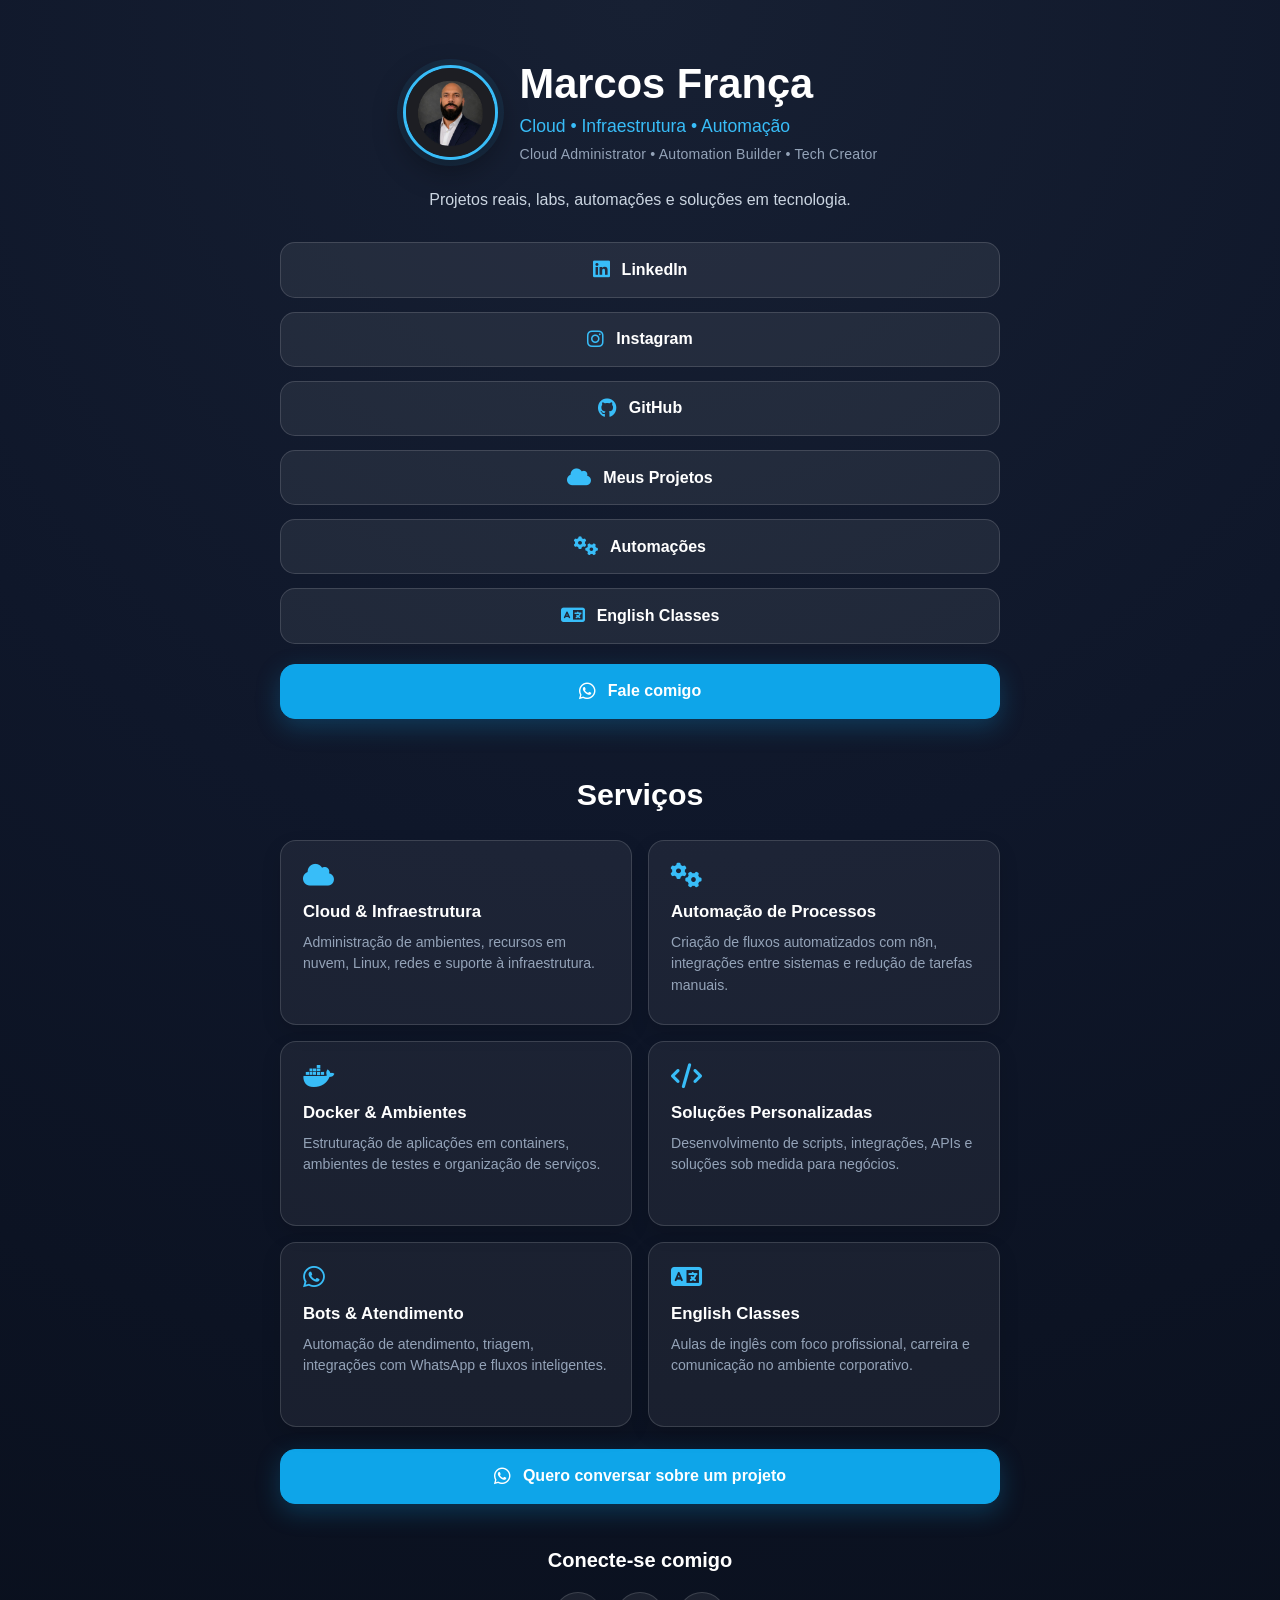
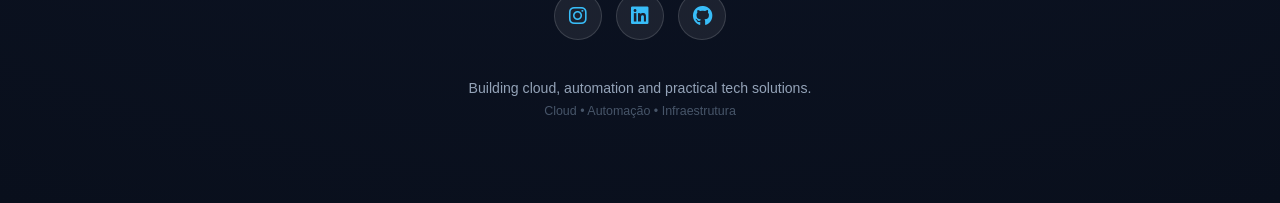
<file: index.html>
<!DOCTYPE html>
<html lang="pt-BR">

<head>
  <meta charset="UTF-8">

  <meta
    name="viewport"
    content="width=device-width, initial-scale=1.0"
  >

  <title>Marcos França | Cloud & Automação</title>

  <meta
    name="description"
    content="Cloud, infraestrutura, automação, projetos reais e soluções em tecnologia."
  >

  <!-- CSS -->
  <link
    rel="stylesheet"
    href="style.css"
  >

  <!-- Font Awesome -->
  <link
    rel="stylesheet"
    href="https://cdnjs.cloudflare.com/ajax/libs/font-awesome/6.7.2/css/all.min.css"
  >
</head>

<body>

  <main class="container">

    <!-- =========================
         HERO
    ========================== -->
    <section class="hero">

      <div class="profile-header">

        <img
          src="assets/profile.jpeg"
          alt="Marcos França"
          class="profile-photo"
        >

        <div class="profile-info">

          <h1>Marcos França</h1>

          <p class="subtitle">
            Cloud • Infraestrutura • Automação
          </p>

          <p class="role">
            Cloud Administrator • Automation Builder • Tech Creator
          </p>

        </div>

      </div>

      <p class="description">
        Projetos reais, labs, automações e soluções em tecnologia.
      </p>

    </section>


    <!-- =========================
         LINKS PRINCIPAIS
    ========================== -->
    <section class="links">

      <!-- LinkedIn -->
      <a
        href="https://www.linkedin.com/in/marcos-fran%C3%A7a-314ab45b/"
        class="btn"
        target="_blank"
        rel="noopener noreferrer"
      >
        <i class="fa-brands fa-linkedin"></i>
        LinkedIn
      </a>


      <!-- Instagram -->
      <a
        href="https://www.instagram.com/marcosfranca.cloud/"
        class="btn"
        target="_blank"
        rel="noopener noreferrer"
      >
        <i class="fa-brands fa-instagram"></i>
        Instagram
      </a>


      <!-- GitHub -->
      <a
        href="https://github.com/Marcos-cloud-eng"
        class="btn"
        target="_blank"
        rel="noopener noreferrer"
      >
        <i class="fa-brands fa-github"></i>
        GitHub
      </a>


      <!-- Projetos -->
      <a
        href="https://github.com/Marcos-cloud-eng"
        class="btn"
        target="_blank"
        rel="noopener noreferrer"
      >
        <i class="fa-solid fa-cloud"></i>
        Meus Projetos
      </a>


      <!-- Automações -->
      <a
        href="https://github.com/Marcos-cloud-eng"
        class="btn"
        target="_blank"
        rel="noopener noreferrer"
      >
        <i class="fa-solid fa-gears"></i>
        Automações
      </a>


      <!-- English Classes -->
      <a
        href="https://www.udemy.com/instructor/courses/"
        class="btn"
        target="_blank"
        rel="noopener noreferrer"
      >
        <i class="fa-solid fa-language"></i>
        English Classes
      </a>


      <!-- WhatsApp -->
      <a
        href="https://wa.me/5511994478119?text=Ol%C3%A1%20Marcos%21%20Encontrei%20seu%20perfil%20e%20gostaria%20de%20conversar%20sobre%20seus%20servi%C3%A7os."
        class="btn btn-contact"
        target="_blank"
        rel="noopener noreferrer"
      >
        <i class="fa-brands fa-whatsapp"></i>
        Fale comigo
      </a>

    </section>


    <!-- =========================
         SERVIÇOS
    ========================== -->
    <section class="services">

      <h2>Serviços</h2>

      <div class="services-grid">


        <!-- CLOUD -->
        <div class="service-card">

          <i class="fa-solid fa-cloud"></i>

          <h3>Cloud & Infraestrutura</h3>

          <p>
            Administração de ambientes, recursos em nuvem,
            Linux, redes e suporte à infraestrutura.
          </p>

        </div>


        <!-- AUTOMAÇÃO -->
        <div class="service-card">

          <i class="fa-solid fa-gears"></i>

          <h3>Automação de Processos</h3>

          <p>
            Criação de fluxos automatizados com n8n,
            integrações entre sistemas e redução de tarefas manuais.
          </p>

        </div>


        <!-- DOCKER -->
        <div class="service-card">

          <i class="fa-brands fa-docker"></i>

          <h3>Docker & Ambientes</h3>

          <p>
            Estruturação de aplicações em containers,
            ambientes de testes e organização de serviços.
          </p>

        </div>


        <!-- SOLUÇÕES PERSONALIZADAS -->
        <div class="service-card">

          <i class="fa-solid fa-code"></i>

          <h3>Soluções Personalizadas</h3>

          <p>
            Desenvolvimento de scripts, integrações,
            APIs e soluções sob medida para negócios.
          </p>

        </div>


        <!-- BOTS -->
        <div class="service-card">

          <i class="fa-brands fa-whatsapp"></i>

          <h3>Bots & Atendimento</h3>

          <p>
            Automação de atendimento, triagem,
            integrações com WhatsApp e fluxos inteligentes.
          </p>

        </div>


        <!-- ENGLISH -->
        <div class="service-card">

          <i class="fa-solid fa-language"></i>

          <h3>English Classes</h3>

          <p>
            Aulas de inglês com foco profissional,
            carreira e comunicação no ambiente corporativo.
          </p>

        </div>

      </div>


      <!-- CTA SERVIÇOS -->
      <a
        href="https://wa.me/5511994478119?text=Ol%C3%A1%20Marcos%21%20Gostaria%20de%20conversar%20sobre%20um%20projeto."
        class="btn btn-contact services-cta"
        target="_blank"
        rel="noopener noreferrer"
      >
        <i class="fa-brands fa-whatsapp"></i>
        Quero conversar sobre um projeto
      </a>

    </section>


    <!-- =========================
         SOCIAL
    ========================== -->
    <section class="social-links">

      <h2>Conecte-se comigo</h2>

      <div class="social-row">

        <!-- Instagram -->
        <a
          href="https://www.instagram.com/marcosfranca.cloud/"
          target="_blank"
          rel="noopener noreferrer"
          aria-label="Instagram"
        >
          <i class="fa-brands fa-instagram"></i>
        </a>


        <!-- LinkedIn -->
        <a
          href="https://www.linkedin.com/in/marcos-fran%C3%A7a-314ab45b/"
          target="_blank"
          rel="noopener noreferrer"
          aria-label="LinkedIn"
        >
          <i class="fa-brands fa-linkedin"></i>
        </a>


        <!-- GitHub -->
        <a
          href="https://github.com/Marcos-cloud-eng"
          target="_blank"
          rel="noopener noreferrer"
          aria-label="GitHub"
        >
          <i class="fa-brands fa-github"></i>
        </a>

      </div>

    </section>


    <!-- =========================
         FOOTER
    ========================== -->
    <footer>

      <p class="footer-main">
        Building cloud, automation and practical tech solutions.
      </p>

      <p class="footer-small">
        Cloud • Automação • Infraestrutura
      </p>

    </footer>

  </main>

</body>

</html>
</file>
<file: style.css>
/* =========================
   RESET
========================= */

* {
  margin: 0;
  padding: 0;
  box-sizing: border-box;
}


/* =========================
   BODY
========================= */

body {
  font-family: Arial, Helvetica, sans-serif;

  background:
    radial-gradient(
      circle at top,
      #172033 0%,
      #0f172a 45%,
      #090f1c 100%
    );

  color: #ffffff;

  min-height: 100vh;

  display: flex;
  align-items: flex-start;
  justify-content: center;

  padding: 40px 0;
}


/* =========================
   CONTAINER
========================= */

.container {
  width: 90%;
  max-width: 760px;

  text-align: center;

  padding: 20px 20px 45px;
}


/* =========================
   HERO
========================= */

.hero {
  margin-bottom: 30px;
}


/* =========================
   PROFILE HEADER
========================= */

.profile-header {
  display: flex;

  align-items: center;
  justify-content: center;

  gap: 22px;

  margin-bottom: 22px;
}


/* =========================
   PROFILE PHOTO
========================= */

.profile-photo {
  width: 95px;
  height: 95px;

  object-fit: cover;

  border-radius: 50%;

  border: 3px solid #38bdf8;

  box-shadow:
    0 0 0 6px rgba(56, 189, 248, 0.08),
    0 10px 30px rgba(0, 0, 0, 0.35);

  flex-shrink: 0;
}


/* =========================
   PROFILE INFO
========================= */

.profile-info {
  text-align: left;
}

.profile-info h1 {
  font-size: 2.6rem;

  font-weight: 700;

  margin-bottom: 8px;

  color: #ffffff;
}


/* =========================
   SUBTITLE
========================= */

.subtitle {
  font-size: 1.1rem;

  color: #38bdf8;

  margin-bottom: 8px;
}


/* =========================
   ROLE
========================= */

.role {
  font-size: 0.88rem;

  color: #94a3b8;

  line-height: 1.4;

  letter-spacing: 0.2px;
}


/* =========================
   DESCRIPTION
========================= */

.description {
  color: #cbd5e1;

  font-size: 1rem;

  line-height: 1.6;

  margin-top: 10px;
}


/* =========================
   MAIN LINKS
========================= */

.links {
  display: flex;

  flex-direction: column;

  gap: 14px;
}


/* =========================
   BUTTONS
========================= */

.btn {
  display: flex;

  align-items: center;
  justify-content: center;

  gap: 12px;

  width: 100%;

  padding: 17px 22px;

  border-radius: 15px;

  text-decoration: none;

  color: #ffffff;

  background: rgba(255, 255, 255, 0.07);

  border: 1px solid rgba(255, 255, 255, 0.14);

  font-size: 1rem;

  font-weight: 600;

  transition:
    transform 0.25s ease,
    background 0.25s ease,
    border-color 0.25s ease,
    box-shadow 0.25s ease;
}

.btn i {
  font-size: 1.2rem;

  color: #38bdf8;
}

.btn:hover {
  transform: translateY(-3px);

  background: rgba(56, 189, 248, 0.12);

  border-color: rgba(56, 189, 248, 0.75);

  box-shadow:
    0 10px 25px rgba(0, 0, 0, 0.25);
}


/* =========================
   CONTACT BUTTON
========================= */

.btn-contact {
  background: #0ea5e9;

  border-color: #0ea5e9;

  color: #ffffff;

  margin-top: 6px;

  box-shadow:
    0 8px 25px rgba(14, 165, 233, 0.25);
}

.btn-contact i {
  color: #ffffff;
}

.btn-contact:hover {
  background: #38bdf8;

  border-color: #38bdf8;

  box-shadow:
    0 10px 30px rgba(56, 189, 248, 0.35);
}


/* =========================
   SERVICES
========================= */

.services {
  margin-top: 58px;
}

.services h2 {
  text-align: center;

  font-size: 1.9rem;

  margin-bottom: 28px;

  color: #ffffff;
}


/* =========================
   SERVICES GRID
========================= */

.services-grid {
  display: grid;

  grid-template-columns: repeat(2, minmax(0, 1fr));

  gap: 16px;
}


/* =========================
   SERVICE CARD
========================= */

.service-card {
  text-align: left;

  background: rgba(255, 255, 255, 0.06);

  border: 1px solid rgba(255, 255, 255, 0.14);

  border-radius: 16px;

  padding: 22px;

  min-height: 185px;

  box-shadow:
    0 8px 20px rgba(0, 0, 0, 0.12);

  transition:
    transform 0.25s ease,
    background 0.25s ease,
    border-color 0.25s ease,
    box-shadow 0.25s ease;
}

.service-card:hover {
  transform: translateY(-4px);

  background: rgba(56, 189, 248, 0.09);

  border-color: #38bdf8;

  box-shadow:
    0 12px 30px rgba(0, 0, 0, 0.25),
    0 0 18px rgba(56, 189, 248, 0.08);
}

.service-card i {
  display: inline-block;

  font-size: 1.55rem;

  color: #38bdf8;

  margin-bottom: 14px;
}

.service-card h3 {
  color: #ffffff;

  font-size: 1.05rem;

  margin-bottom: 10px;
}

.service-card p {
  color: #94a3b8;

  font-size: 0.88rem;

  line-height: 1.55;
}


/* =========================
   SERVICES CTA
========================= */

.services-cta {
  margin-top: 22px;
}


/* =========================
   SOCIAL LINKS
========================= */

.social-links {
  margin-top: 45px;

  text-align: center;
}

.social-links h2 {
  color: #ffffff;

  font-size: 1.25rem;

  margin-bottom: 20px;
}


/* =========================
   SOCIAL ROW
========================= */

.social-row {
  display: flex;

  justify-content: center;

  gap: 14px;
}


/* =========================
   SOCIAL BUTTONS
========================= */

.social-row a {
  width: 48px;
  height: 48px;

  display: flex;

  align-items: center;
  justify-content: center;

  text-decoration: none;

  border-radius: 50%;

  background: rgba(255, 255, 255, 0.07);

  border: 1px solid rgba(255, 255, 255, 0.14);

  color: #38bdf8;

  font-size: 1.25rem;

  transition:
    transform 0.25s ease,
    background 0.25s ease,
    border-color 0.25s ease,
    box-shadow 0.25s ease;
}

.social-row a:hover {
  transform: translateY(-3px);

  background: rgba(56, 189, 248, 0.12);

  border-color: #38bdf8;

  box-shadow:
    0 8px 20px rgba(56, 189, 248, 0.15);
}


/* =========================
   FOOTER
========================= */

footer {
  margin-top: 40px;
}

.footer-main {
  color: #94a3b8;

  font-size: 0.88rem;

  margin-bottom: 8px;
}

.footer-small {
  color: #475569;

  font-size: 0.78rem;
}


/* =========================
   MOBILE
========================= */

@media (max-width: 600px) {

  body {
    padding: 25px 0;
  }

  .container {
    width: 94%;

    padding: 20px 14px 35px;
  }

  .profile-header {
    flex-direction: column;

    gap: 14px;
  }

  .profile-info {
    text-align: center;
  }

  .profile-photo {
    width: 90px;
    height: 90px;
  }

  .profile-info h1 {
    font-size: 2.15rem;
  }

  .subtitle {
    font-size: 1rem;
  }

  .role {
    font-size: 0.82rem;
  }

  .description {
    font-size: 0.92rem;
  }

  .btn {
    padding: 16px 18px;

    font-size: 0.95rem;
  }

  .services {
    margin-top: 42px;
  }

  .services-grid {
    grid-template-columns: 1fr;
  }

  .service-card {
    min-height: auto;
  }

  .social-links {
    margin-top: 35px;
  }

  footer {
    margin-top: 32px;
  }

}
</file>
